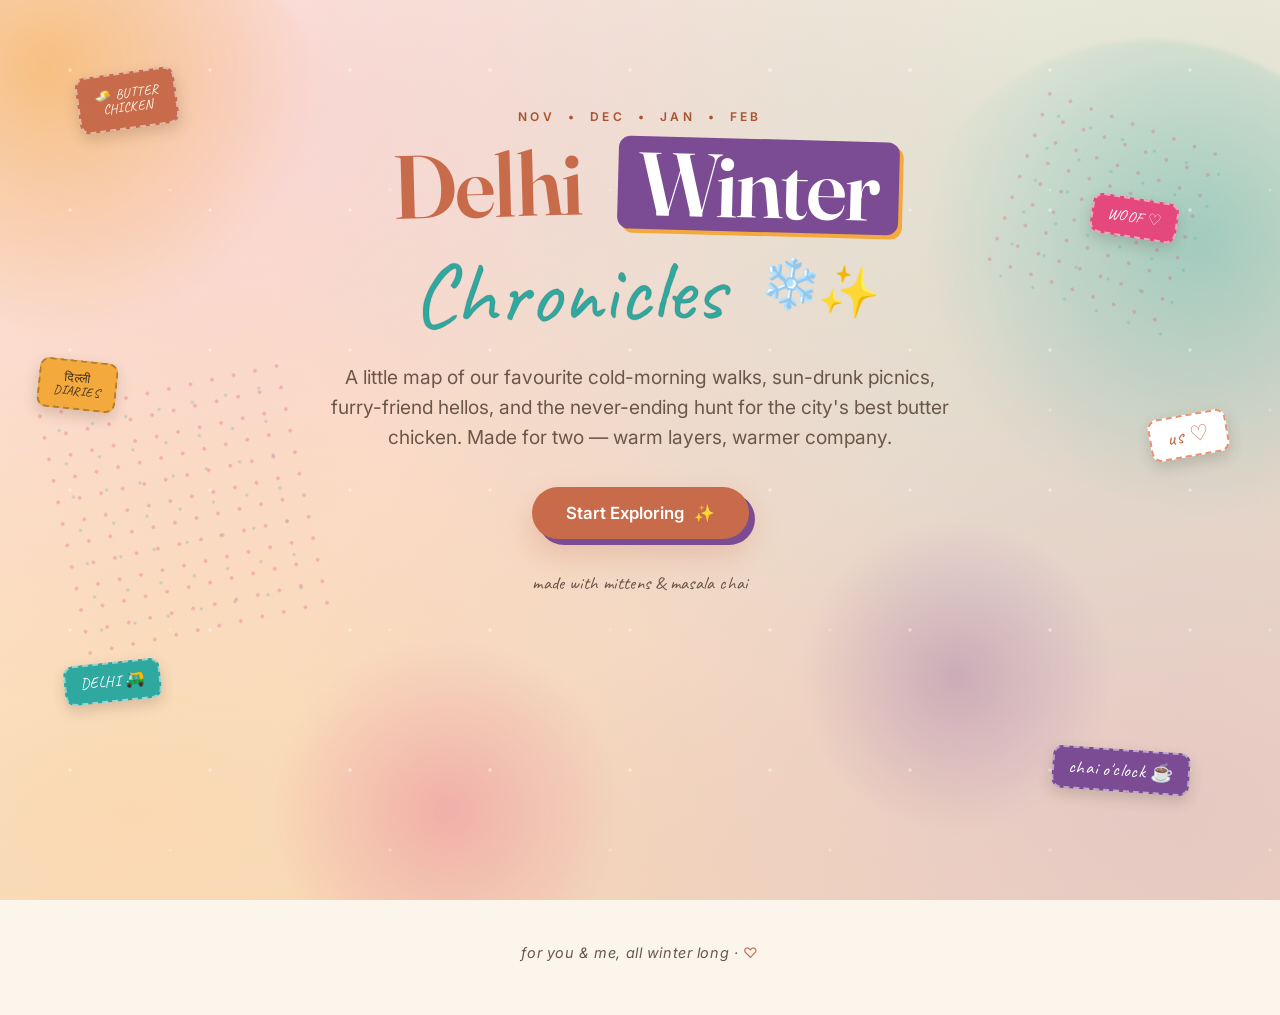
<file: index.html>
<!DOCTYPE html>
<html lang="en">
<head>
  <meta charset="UTF-8" />
  <meta name="viewport" content="width=device-width, initial-scale=1.0" />
  <meta name="description" content="A cozy winter guide to Delhi NCR — pet cafes, sunlit picnics, heritage walks, thrift markets, and the ultimate butter chicken trail." />
  <title>Delhi Winter Chronicles</title>
  <link rel="preconnect" href="https://fonts.googleapis.com">
  <link rel="preconnect" href="https://fonts.gstatic.com" crossorigin>
  <link href="https://fonts.googleapis.com/css2?family=Fraunces:opsz,wght@9..144,400;9..144,600;9..144,700&family=Inter:wght@400;500;600&family=Permanent+Marker&family=Caveat:wght@600;700&display=swap" rel="stylesheet">
  <link rel="stylesheet" href="styles.css" />
</head>
<body>
  <div class="page-wrap">

    <!-- =================== PAGE 1: HOMEPAGE =================== -->
    <section id="page-home" class="page page-home active" aria-label="Homepage">
      <!-- painted blobs + spray dots -->
      <div class="paint-layer" aria-hidden="true">
        <span class="blob blob-1"></span>
        <span class="blob blob-2"></span>
        <span class="blob blob-3"></span>
        <span class="blob blob-4"></span>
        <span class="spray spray-1"></span>
        <span class="spray spray-2"></span>
      </div>

      <!-- floating stickers / graffiti tags -->
      <div class="stickers" aria-hidden="true">
        <span class="sticker sticker-butter">🧈 BUTTER<br/>CHICKEN</span>
        <span class="sticker sticker-woof">WOOF ♡</span>
        <span class="sticker sticker-delhi">DELHI 🛺</span>
        <span class="sticker sticker-chai">chai o'clock ☕</span>
        <span class="sticker sticker-mubarak">दिल्ली<br/>DIARIES</span>
        <span class="sticker sticker-heart">us ♡</span>
      </div>

      <div class="snow" aria-hidden="true"></div>

      <div class="home-inner">
        <p class="eyebrow">Nov &nbsp;•&nbsp; Dec &nbsp;•&nbsp; Jan &nbsp;•&nbsp; Feb</p>
        <h1 class="hero-title">
          <span class="w w-1">Delhi</span>
          <span class="w w-2">Winter</span>
          <span class="w w-3">Chronicles</span>
          <span class="wink">❄️✨</span>
        </h1>
        <p class="hero-sub">
          A little map of our favourite cold-morning walks, sun-drunk picnics,
          furry-friend hellos, and the never-ending hunt for the city's best
          butter chicken. Made for two — warm layers, warmer company.
        </p>
        <button class="btn btn-primary hero-cta" id="start-btn" type="button">
          Start Exploring <span aria-hidden="true">✨</span>
        </button>
        <p class="hero-footnote">made with mittens &amp; masala chai</p>
      </div>
    </section>

    <!-- =================== PAGE 2: CATEGORIES =================== -->
    <section id="page-categories" class="page page-categories" aria-label="Pick a vibe">
      <div class="paint-layer paint-layer-cats" aria-hidden="true">
        <span class="blob blob-c1"></span>
        <span class="blob blob-c2"></span>
        <span class="blob blob-c3"></span>
      </div>
      <header class="section-header">
        <p class="eyebrow">Chapter One</p>
        <h2 class="section-title">Pick a <span class="hand-accent">vibe</span></h2>
        <p class="section-sub">What kind of day is today feeling like?</p>
      </header>
      <div class="category-grid" id="category-grid">
        <!-- categories injected by JS -->
      </div>
    </section>

    <!-- =================== PAGE 3: PLACES LIST =================== -->
    <section id="page-places" class="page page-places" aria-label="Places list">
      <header class="places-header">
        <button class="btn btn-ghost back-btn" id="back-to-categories" type="button">
          <span aria-hidden="true">←</span> Back to Categories
        </button>
        <p class="eyebrow" id="places-eyebrow">Chapter Two</p>
        <h2 class="section-title" id="places-title">Places</h2>
        <p class="section-sub" id="places-sub"></p>
      </header>
      <div class="places-grid" id="places-grid">
        <!-- places injected by JS -->
      </div>
    </section>

    <!-- =================== PAGE 4: PLACE DETAIL =================== -->
    <section id="page-detail" class="page page-detail" aria-label="Place details">
      <button class="btn btn-ghost back-btn detail-back" id="back-to-places" type="button">
        <span aria-hidden="true">←</span> Back to Places
      </button>
      <article class="detail-card" id="detail-card">
        <!-- detail injected by JS -->
      </article>
    </section>

    <footer class="site-footer">
      <p>for you &amp; me, all winter long <span aria-hidden="true">·</span> <span class="heart">♡</span></p>
    </footer>
  </div>

  <script src="script.js"></script>
</body>
</html>
</file>
<file: styles.css>
/* ===========================================================
   Delhi Winter Chronicles — styles.css
   Warm cozy winter palette: terracotta, cream, sage
   =========================================================== */

:root {
  /* palette — cozy base + graffiti pops */
  --cream:        #FBF5EC;
  --cream-2:      #F3E9D7;
  --cream-3:      #EADFC9;
  --terracotta:   #C86B4A;
  --terracotta-2: #A9532F;
  --terracotta-3: #E89473;
  --sage:         #8FA98A;
  --sage-2:       #6E8A6A;
  --sage-3:       #B7CBB1;
  --ink:          #3E2E24;
  --ink-soft:     #6B564A;
  --gold:         #D9A24A;
  --mustard:      #E5B040;

  /* graffiti pops */
  --pop-magenta:  #E4487D;
  --pop-teal:     #2FA8A0;
  --pop-plum:     #7B4B94;
  --pop-marigold: #F3A93B;
  --pop-lime:     #B7C93A;
  --pop-sky:      #4EA0D6;

  /* shape + shadow */
  --r-sm: 12px;
  --r-md: 18px;
  --r-lg: 28px;
  --r-xl: 40px;
  --shadow-sm: 0 2px 8px rgba(62,46,36,.06), 0 8px 20px rgba(62,46,36,.05);
  --shadow-md: 0 6px 18px rgba(62,46,36,.10), 0 20px 40px rgba(62,46,36,.08);
  --shadow-lg: 0 10px 30px rgba(62,46,36,.14), 0 30px 60px rgba(62,46,36,.10);
  --shadow-sticker: 0 6px 14px rgba(62,46,36,.18);

  /* type */
  --font-serif: "Fraunces", ui-serif, Georgia, "Times New Roman", serif;
  --font-sans:  "Inter", -apple-system, BlinkMacSystemFont, "Segoe UI", Roboto, sans-serif;
  --font-marker:"Permanent Marker", "Caveat", cursive;
  --font-hand:  "Caveat", cursive;

  --content-max: 1160px;
}

* { box-sizing: border-box; }

html, body {
  margin: 0;
  padding: 0;
  background: var(--cream);
  color: var(--ink);
  font-family: var(--font-sans);
  font-size: 16px;
  line-height: 1.55;
  -webkit-font-smoothing: antialiased;
  text-rendering: optimizeLegibility;
}

img { max-width: 100%; display: block; }

.page-wrap {
  min-height: 100vh;
  display: flex;
  flex-direction: column;
}

/* ---------- page transitions ---------- */
.page {
  display: none;
  animation: fadeUp .5s ease both;
  flex: 1;
}
.page.active { display: block; }

@keyframes fadeUp {
  from { opacity: 0; transform: translateY(12px); }
  to   { opacity: 1; transform: translateY(0); }
}

/* ---------- shared headers ---------- */
.eyebrow {
  font-family: var(--font-sans);
  text-transform: uppercase;
  letter-spacing: .28em;
  font-size: 12px;
  color: var(--terracotta-2);
  margin: 0 0 12px;
  font-weight: 600;
}
.section-title {
  font-family: var(--font-serif);
  font-weight: 600;
  font-size: clamp(2rem, 4.5vw, 3.2rem);
  letter-spacing: -0.01em;
  margin: 0 0 10px;
  color: var(--ink);
}
.section-sub {
  color: var(--ink-soft);
  font-size: 1.05rem;
  max-width: 620px;
  margin: 0 auto;
}
.section-header {
  text-align: center;
  padding: 72px 24px 40px;
  max-width: var(--content-max);
  margin: 0 auto;
}

/* ---------- buttons ---------- */
.btn {
  display: inline-flex;
  align-items: center;
  justify-content: center;
  gap: 10px;
  padding: 14px 28px;
  border-radius: 999px;
  border: none;
  font-family: var(--font-sans);
  font-size: 1rem;
  font-weight: 600;
  cursor: pointer;
  transition: transform .2s ease, box-shadow .2s ease, background .2s ease, color .2s ease;
  text-decoration: none;
}
.btn-primary {
  background: var(--terracotta);
  color: #fff;
  box-shadow: 0 10px 24px rgba(200,107,74,.28);
}
.btn-primary:hover {
  background: var(--terracotta-2);
  transform: translateY(-2px);
  box-shadow: 0 14px 30px rgba(200,107,74,.34);
}
.btn-primary:active { transform: translateY(0); }

.btn-ghost {
  background: transparent;
  color: var(--ink-soft);
  padding: 10px 16px;
  font-weight: 500;
  border-radius: 999px;
}
.btn-ghost:hover {
  background: var(--cream-2);
  color: var(--ink);
}

.back-btn {
  margin-bottom: 16px;
}

/* =================== PAGE 1: HOMEPAGE =================== */
.page-home {
  position: relative;
  overflow: hidden;
  min-height: 100vh;
  background:
    radial-gradient(ellipse at 15% 10%, rgba(228,72,125,.18), transparent 55%),
    radial-gradient(ellipse at 88% 20%, rgba(47,168,160,.16), transparent 55%),
    radial-gradient(ellipse at 10% 90%, rgba(243,169,59,.22), transparent 55%),
    radial-gradient(ellipse at 90% 88%, rgba(123,75,148,.15), transparent 55%),
    linear-gradient(160deg, #FFF7E9 0%, #FDE9D7 50%, #F7DCC7 100%);
}

/* ---- painted graffiti blobs behind everything ---- */
.paint-layer {
  position: absolute; inset: 0;
  pointer-events: none;
  z-index: 0;
  overflow: hidden;
}
.blob {
  position: absolute;
  border-radius: 50%;
  filter: blur(2px);
  opacity: .85;
  mix-blend-mode: multiply;
}
.blob-1 {
  width: 420px; height: 420px;
  left: -80px; top: -60px;
  background: radial-gradient(circle at 30% 30%, var(--pop-marigold) 0%, transparent 65%);
  opacity: .55;
}
.blob-2 {
  width: 500px; height: 500px;
  right: -120px; top: 40px;
  background: radial-gradient(circle at 60% 40%, var(--pop-teal) 0%, transparent 65%);
  opacity: .35;
}
.blob-3 {
  width: 380px; height: 380px;
  left: 20%; bottom: -100px;
  background: radial-gradient(circle at 50% 50%, var(--pop-magenta) 0%, transparent 65%);
  opacity: .28;
}
.blob-4 {
  width: 340px; height: 340px;
  right: 12%; bottom: 6%;
  background: radial-gradient(circle at 50% 50%, var(--pop-plum) 0%, transparent 65%);
  opacity: .28;
}

/* spray-paint speckle */
.spray {
  position: absolute;
  width: 260px; height: 260px;
  background-image:
    radial-gradient(circle, rgba(228,72,125,.55) 1.5px, transparent 2px),
    radial-gradient(circle, rgba(47,168,160,.5) 1px, transparent 2px);
  background-size: 22px 22px, 34px 34px;
  background-position: 0 0, 10px 12px;
  opacity: .55;
  filter: blur(.3px);
}
.spray-1 { left: 4%; top: 42%; transform: rotate(-12deg); }
.spray-2 { right: 6%; top: 12%; transform: rotate(20deg); width: 200px; height: 200px; }

/* ---- floating graffiti stickers ---- */
.stickers {
  position: absolute; inset: 0;
  pointer-events: none;
  z-index: 3;
}
.sticker {
  position: absolute;
  padding: 10px 14px;
  border-radius: 10px;
  font-family: var(--font-marker);
  font-size: .95rem;
  letter-spacing: .04em;
  color: #fff;
  text-align: center;
  line-height: 1.05;
  box-shadow: var(--shadow-sticker);
  animation: bob 6s ease-in-out infinite;
  border: 2px dashed rgba(255,255,255,.5);
}
.sticker-butter {
  top: 8%; left: 6%;
  background: var(--terracotta);
  transform: rotate(-8deg);
  font-size: .85rem;
  padding: 12px 16px;
  color: #FFF7E9;
}
.sticker-woof {
  top: 22%; right: 8%;
  background: var(--pop-magenta);
  transform: rotate(9deg);
  animation-delay: .4s;
}
.sticker-delhi {
  bottom: 22%; left: 5%;
  background: var(--pop-teal);
  transform: rotate(-6deg);
  animation-delay: .8s;
}
.sticker-chai {
  bottom: 12%; right: 7%;
  background: var(--pop-plum);
  transform: rotate(4deg);
  animation-delay: 1.2s;
  font-family: var(--font-hand);
  font-size: 1.15rem;
}
.sticker-mubarak {
  top: 40%; left: 3%;
  background: var(--pop-marigold);
  color: #3E2E24;
  transform: rotate(6deg);
  animation-delay: 1.6s;
  font-size: .78rem;
  border-color: rgba(62,46,36,.35);
}
.sticker-heart {
  top: 46%; right: 4%;
  background: #fff;
  color: var(--terracotta);
  transform: rotate(-10deg);
  animation-delay: 2s;
  font-family: var(--font-hand);
  font-size: 1.35rem;
  border-color: var(--terracotta-3);
  padding: 8px 16px;
}

@keyframes bob {
  0%, 100% { transform: translateY(0) rotate(var(--r, 0deg)); }
  50%      { transform: translateY(-6px) rotate(var(--r, 0deg)); }
}
/* preserve each sticker's rotation while bobbing */
.sticker-butter  { --r: -8deg; }
.sticker-woof    { --r: 9deg; }
.sticker-delhi   { --r: -6deg; }
.sticker-chai    { --r: 4deg; }
.sticker-mubarak { --r: 6deg; }
.sticker-heart   { --r: -10deg; }

/* ---- home inner content ---- */
.home-inner {
  max-width: 820px;
  margin: 0 auto;
  padding: 12vh 28px 8vh;
  text-align: center;
  position: relative;
  z-index: 4;
}
.hero-title {
  font-family: var(--font-serif);
  font-weight: 600;
  font-size: clamp(2.8rem, 8vw, 5.6rem);
  line-height: 1;
  letter-spacing: -0.02em;
  color: var(--ink);
  margin: 6px 0 26px;
  display: flex;
  flex-wrap: wrap;
  justify-content: center;
  align-items: center;
  gap: .18em .28em;
}
.hero-title .w {
  display: inline-block;
  position: relative;
  padding: 0 .12em;
  font-family: var(--font-serif);
}
.hero-title .w-1 { color: var(--terracotta); transform: rotate(-1.5deg); }
.hero-title .w-2 {
  color: #fff;
  background: var(--pop-plum);
  padding: .02em .22em;
  border-radius: 12px;
  transform: rotate(1.5deg);
  box-shadow: 4px 4px 0 var(--pop-marigold);
}
.hero-title .w-3 {
  color: var(--pop-teal);
  font-family: var(--font-marker);
  font-weight: 400;
  transform: rotate(-1deg);
  letter-spacing: 0;
  -webkit-text-stroke: 1px rgba(62,46,36,.15);
}
.hero-title .wink {
  display: inline-block;
  transform: translateY(-6px) rotate(8deg);
  font-size: .55em;
}

.hero-sub {
  font-size: clamp(1.02rem, 1.5vw, 1.2rem);
  color: var(--ink-soft);
  max-width: 640px;
  margin: 0 auto 34px;
  position: relative;
}
.hero-cta {
  position: relative;
  background: var(--terracotta);
  color: #fff;
  padding: 16px 34px;
  font-size: 1.05rem;
  box-shadow: 6px 6px 0 var(--pop-plum), 0 14px 30px rgba(200,107,74,.28);
}
.hero-cta:hover {
  background: var(--terracotta-2);
  transform: translate(-2px, -2px);
  box-shadow: 10px 10px 0 var(--pop-plum), 0 18px 34px rgba(200,107,74,.32);
}
.hero-cta:active {
  transform: translate(2px, 2px);
  box-shadow: 2px 2px 0 var(--pop-plum);
}

.hero-footnote {
  margin-top: 30px;
  color: var(--ink-soft);
  font-size: 1.15rem;
  font-family: var(--font-hand);
  letter-spacing: .02em;
}

/* subtle floating snow (kept, dialled down) */
.snow {
  position: absolute; inset: 0;
  background-image:
    radial-gradient(circle, rgba(255,255,255,.85) 1.5px, transparent 2px),
    radial-gradient(circle, rgba(255,255,255,.55) 1px, transparent 2px);
  background-size: 140px 140px, 220px 220px;
  background-position: 0 0, 60px 80px;
  opacity: .45;
  animation: snowfall 30s linear infinite;
  pointer-events: none;
  z-index: 2;
}
@keyframes snowfall {
  from { background-position: 0 0, 60px 80px; }
  to   { background-position: 0 500px, 60px 580px; }
}

/* hide the busiest stickers on small screens so the hero breathes */
@media (max-width: 720px) {
  .sticker-mubarak, .sticker-heart { display: none; }
  .sticker { font-size: .8rem; padding: 8px 12px; }
  .sticker-chai { font-size: 1rem; }
  .hero-title .w-2 { box-shadow: 3px 3px 0 var(--pop-marigold); }
  .hero-cta { box-shadow: 4px 4px 0 var(--pop-plum), 0 10px 22px rgba(200,107,74,.28); }
}

/* =================== PAGE 2: CATEGORIES =================== */
.page-categories {
  position: relative;
  background:
    radial-gradient(ellipse at 8% 8%, rgba(243,169,59,.14), transparent 55%),
    radial-gradient(ellipse at 92% 20%, rgba(228,72,125,.10), transparent 55%),
    radial-gradient(ellipse at 50% 100%, rgba(47,168,160,.10), transparent 55%),
    var(--cream);
  overflow: hidden;
}
.paint-layer-cats { z-index: 0; }
.blob-c1 {
  width: 320px; height: 320px;
  left: -60px; top: 60px;
  background: radial-gradient(circle at 50% 50%, var(--pop-marigold) 0%, transparent 65%);
  opacity: .28;
  border-radius: 50%;
  filter: blur(4px);
}
.blob-c2 {
  width: 360px; height: 360px;
  right: -80px; top: 30%;
  background: radial-gradient(circle at 50% 50%, var(--pop-teal) 0%, transparent 65%);
  opacity: .22;
  border-radius: 50%;
  filter: blur(4px);
}
.blob-c3 {
  width: 300px; height: 300px;
  left: 30%; bottom: -80px;
  background: radial-gradient(circle at 50% 50%, var(--pop-magenta) 0%, transparent 65%);
  opacity: .22;
  border-radius: 50%;
  filter: blur(4px);
}

.hand-accent {
  font-family: var(--font-marker);
  font-weight: 400;
  color: var(--pop-magenta);
  display: inline-block;
  transform: rotate(-2deg);
  letter-spacing: 0;
}

.section-header { position: relative; z-index: 2; }

.category-grid {
  position: relative;
  z-index: 2;
  display: grid;
  grid-template-columns: repeat(auto-fit, minmax(260px, 1fr));
  gap: 26px;
  max-width: var(--content-max);
  margin: 0 auto;
  padding: 8px 24px 80px;
}
.category-card {
  position: relative;
  background: #fff;
  border-radius: var(--r-lg);
  padding: 0 26px 28px;
  border: 2px solid var(--ink);
  box-shadow: 8px 8px 0 var(--accent, var(--terracotta));
  cursor: pointer;
  transition: transform .2s ease, box-shadow .2s ease;
  overflow: hidden;
  text-align: left;
}
/* painted colour band across the top */
.category-card::before {
  content: "";
  display: block;
  height: 68px;
  margin: 0 -26px 22px;
  background: var(--accent, var(--terracotta));
  background-image:
    radial-gradient(circle at 20% 60%, rgba(255,255,255,.35) 2px, transparent 3px),
    radial-gradient(circle at 60% 30%, rgba(255,255,255,.25) 1.5px, transparent 2.5px),
    radial-gradient(circle at 85% 70%, rgba(0,0,0,.10) 2px, transparent 3px);
  background-size: 60px 60px, 50px 50px, 70px 70px;
  border-bottom: 2px solid var(--ink);
}
.category-card:hover {
  transform: translate(-3px, -3px);
  box-shadow: 12px 12px 0 var(--accent, var(--terracotta));
}
.category-card:active {
  transform: translate(3px, 3px);
  box-shadow: 3px 3px 0 var(--accent, var(--terracotta));
}

.category-card .cat-icon {
  font-size: 2.4rem;
  display: inline-flex;
  align-items: center;
  justify-content: center;
  width: 68px; height: 68px;
  border-radius: 20px;
  background: var(--accent-soft, var(--cream-2));
  border: 2px solid var(--ink);
  margin: -50px 0 16px;
  position: relative;
  z-index: 2;
  box-shadow: 3px 3px 0 var(--ink);
  transform: rotate(-4deg);
}
.category-card h3 {
  font-family: var(--font-serif);
  font-weight: 700;
  font-size: 1.6rem;
  margin: 0 0 8px;
  color: var(--ink);
  letter-spacing: -0.01em;
}
.category-card p {
  color: var(--ink-soft);
  margin: 0 0 18px;
  font-size: .95rem;
}
.category-card .cat-arrow {
  color: var(--accent, var(--terracotta));
  font-family: var(--font-marker);
  font-weight: 400;
  font-size: 1rem;
  letter-spacing: .04em;
  display: inline-flex;
  align-items: center;
  gap: 6px;
  transition: gap .25s ease;
  padding: 8px 14px;
  border: 2px dashed var(--accent, var(--terracotta));
  border-radius: 999px;
  transform: rotate(-1deg);
}
.category-card:hover .cat-arrow { gap: 12px; }

/* =================== PAGE 3: PLACES =================== */
.places-header {
  max-width: var(--content-max);
  margin: 0 auto;
  padding: 40px 24px 24px;
  text-align: center;
}
.places-header .back-btn {
  float: none;
  display: inline-flex;
  margin-bottom: 24px;
}
.places-header .section-title { margin-bottom: 8px; }

.places-grid {
  display: grid;
  grid-template-columns: repeat(auto-fill, minmax(280px, 1fr));
  gap: 24px;
  max-width: var(--content-max);
  margin: 0 auto;
  padding: 8px 24px 80px;
}
.place-card {
  background: #fff;
  border-radius: var(--r-lg);
  overflow: hidden;
  box-shadow: var(--shadow-sm);
  border: 1px solid var(--cream-3);
  cursor: pointer;
  transition: transform .25s ease, box-shadow .25s ease;
  display: flex;
  flex-direction: column;
}
.place-card:hover {
  transform: translateY(-6px);
  box-shadow: var(--shadow-md);
}
.place-thumb {
  position: relative;
  aspect-ratio: 4 / 3;
  overflow: hidden;
  background: var(--cream-2);
}
.place-thumb img {
  width: 100%;
  height: 100%;
  object-fit: cover;
  transition: transform .6s ease;
}
.place-card:hover .place-thumb img { transform: scale(1.06); }
.place-body {
  padding: 18px 20px 22px;
  display: flex;
  flex-direction: column;
  gap: 10px;
  flex: 1;
}
.place-body h4 {
  font-family: var(--font-serif);
  font-weight: 600;
  font-size: 1.2rem;
  margin: 0;
  color: var(--ink);
  letter-spacing: -0.01em;
  line-height: 1.25;
}
.place-body .place-area {
  color: var(--ink-soft);
  font-size: .85rem;
  margin: 0;
}

/* tags / badges */
.tag {
  display: inline-flex;
  align-items: center;
  gap: 6px;
  padding: 5px 12px;
  border-radius: 999px;
  font-size: .78rem;
  font-weight: 600;
  background: var(--cream-2);
  color: var(--terracotta-2);
  border: 1px solid var(--cream-3);
  width: fit-content;
  letter-spacing: .02em;
}
.tag.pet    { background: #EFE1D6; color: #A9532F; border-color: #E2CDBB; }
.tag.food   { background: #F7E3C7; color: #8A5A1E; border-color: #EFD3A6; }
.tag.nature { background: #E1EAD8; color: #4C6A46; border-color: #C9DABE; }
.tag.sunny  { background: #FCE6B8; color: #8A5A1E; border-color: #F3D390; }
.tag.history{ background: #E9DDCB; color: #6E4A2A; border-color: #D7C6AC; }
.tag.thrift { background: #E7DDEF; color: #5F447A; border-color: #D6C6E1; }
.tag.arcade { background: #E4DEF1; color: #4E3E82; border-color: #CFC5E6; }

/* =================== PAGE 4: DETAIL =================== */
.page-detail {
  max-width: 960px;
  margin: 0 auto;
  padding: 32px 24px 80px;
}
.detail-back { margin-bottom: 20px; }

.detail-card {
  background: #fff;
  border-radius: var(--r-xl);
  overflow: hidden;
  border: 1px solid var(--cream-3);
  box-shadow: var(--shadow-md);
}
.detail-banner {
  position: relative;
  aspect-ratio: 16 / 8;
  background: var(--cream-2);
  overflow: hidden;
}
.detail-banner img {
  width: 100%; height: 100%; object-fit: cover;
}
.detail-banner::after {
  content: "";
  position: absolute; inset: 0;
  background: linear-gradient(180deg, rgba(0,0,0,0) 55%, rgba(62,46,36,.35) 100%);
}
.detail-body {
  padding: 36px clamp(24px, 5vw, 56px) 44px;
}
.detail-tag-row {
  display: flex; gap: 8px; flex-wrap: wrap;
  margin-bottom: 14px;
}
.detail-title {
  font-family: var(--font-serif);
  font-weight: 600;
  font-size: clamp(1.9rem, 4vw, 2.8rem);
  letter-spacing: -0.015em;
  line-height: 1.1;
  margin: 0 0 10px;
  color: var(--ink);
}
.detail-area {
  color: var(--ink-soft);
  margin: 0 0 22px;
  font-size: 1rem;
}
.detail-narrative {
  font-size: 1.06rem;
  color: var(--ink);
  line-height: 1.7;
  margin: 0 0 28px;
  white-space: pre-line;
}
.detail-meta {
  display: flex;
  flex-wrap: wrap;
  gap: 24px;
  margin: 0 0 30px;
  padding: 20px 24px;
  background: var(--cream);
  border-radius: var(--r-md);
  border: 1px solid var(--cream-3);
}
.detail-meta div { min-width: 140px; }
.detail-meta .meta-label {
  font-size: .75rem;
  letter-spacing: .18em;
  text-transform: uppercase;
  color: var(--sage-2);
  font-weight: 600;
  margin-bottom: 4px;
}
.detail-meta .meta-value {
  font-family: var(--font-serif);
  color: var(--ink);
  font-size: 1.05rem;
}

.maps-btn {
  background: var(--sage-2);
  color: #fff;
  box-shadow: 0 10px 22px rgba(110,138,106,.28);
}
.maps-btn:hover {
  background: #587556;
  transform: translateY(-2px);
  box-shadow: 0 14px 28px rgba(110,138,106,.36);
}

/* =================== FOOTER =================== */
.site-footer {
  text-align: center;
  padding: 28px 20px 36px;
  color: var(--ink-soft);
  font-size: .9rem;
  letter-spacing: .04em;
  font-style: italic;
}
.site-footer .heart { color: var(--terracotta); font-style: normal; }

/* =================== RESPONSIVE =================== */
@media (max-width: 640px) {
  .home-inner { padding: 8vh 22px 6vh; }
  .section-header { padding: 48px 20px 28px; }
  .category-grid, .places-grid { padding-left: 18px; padding-right: 18px; gap: 18px; }
  .category-card { padding: 26px 22px; }
  .detail-body { padding: 26px 22px 34px; }
  .detail-meta { padding: 16px 18px; gap: 16px; }
  .btn { padding: 12px 22px; font-size: .95rem; }
}
</file>
